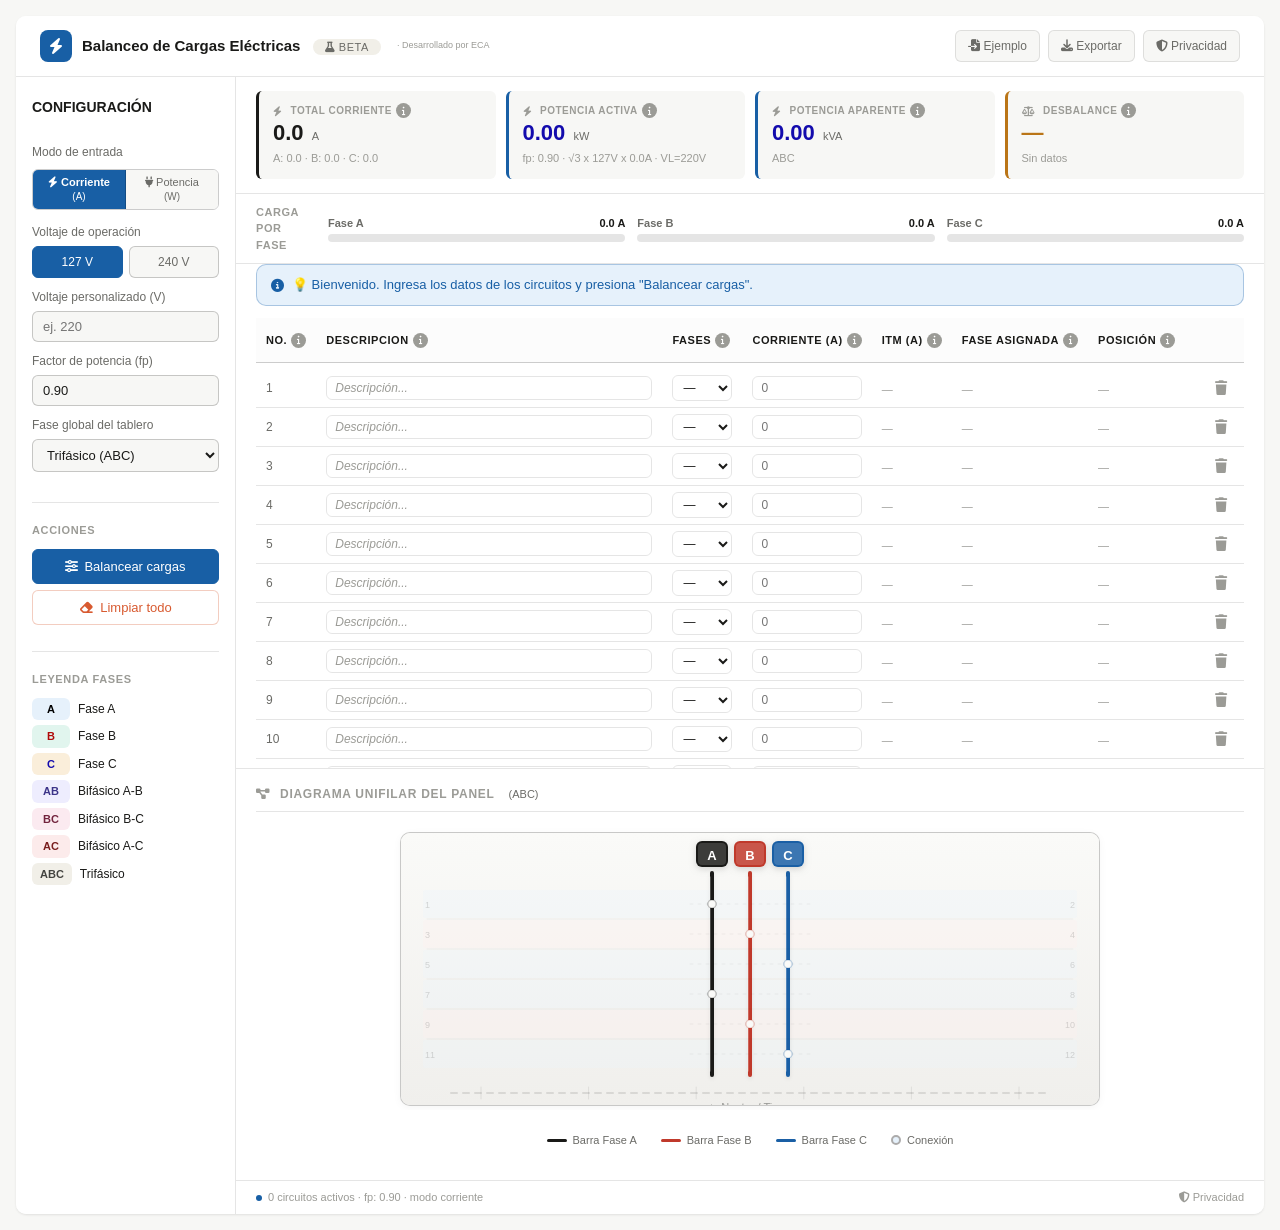
<file: index.html>
<!--
  ============================================================
  BALANCEO DE CARGAS ELÉCTRICAS - Panel ECA
  Desarrollado por ECA
  © 2026 ECA - Todos los derechos reservados
  ============================================================
-->
<!DOCTYPE html>
<html>
<head>
  <base target="_top">
  <meta charset="UTF-8">
  <meta name="viewport" content="width=device-width, initial-scale=1.0">
  <title>Balanceo de Cargas Eléctricas</title>
  <link rel="icon" href="data:,">
  <link rel="stylesheet" href="https://cdnjs.cloudflare.com/ajax/libs/font-awesome/6.5.0/css/all.min.css">
  <link rel="stylesheet" href="css/styles.css">
</head>
<body>

<div class="container">
  <!-- HEADER -->
  <div class="header">
    <div class="header-icon"><i class="fas fa-bolt"></i></div>
     <h1>
    Balanceo de Cargas Eléctricas
    <span style="font-size:11px;background:#f1efe8;color:#6b6b67;padding:2px 12px;border-radius:99px;font-weight:500;letter-spacing:0.05em;margin-left:8px;">
      <i class="fas fa-flask"></i> BETA
    </span>
  </h1>
  <span style="font-size:9px;color:var(--text-hint);margin-left:6px;">
        · Desarrollado por ECA
      </span>
    <div class="header-actions">
  <button class="btn-header" onclick="cargarEjemplo()">
    <i class="fas fa-file-import"></i> Ejemplo
  </button>
  <button class="btn-header" onclick="exportarDatos()">
    <i class="fas fa-download"></i> Exportar
  </button>
  <a href="privacy.html" target="_blank" class="btn-header" style="text-decoration:none;">
    <i class="fas fa-shield-alt"></i> Privacidad
  </a>
</div>
  </div>

  <div class="layout">
    <!-- SIDEBAR -->
    <aside class="sidebar">
      <div class="sidebar-section">
        <h4>CONFIGURACIÓN</h4>
        
        <div class="field">
          <span class="modo-label">Modo de entrada</span>
          <div class="modo-grupo">
            <button class="modo-btn active" id="btn-modo-corriente" onclick="setModoEntrada('corriente')">
              <i class="fas fa-bolt" style="margin-right:3px;"></i>Corriente<br><span style="font-size:10px;font-weight:400;">(A)</span>
            </button>
            <button class="modo-btn" id="btn-modo-potencia" onclick="setModoEntrada('potencia')">
              <i class="fas fa-plug" style="margin-right:3px;"></i>Potencia<br><span style="font-size:10px;font-weight:400;">(W)</span>
            </button>
          </div>
        </div>

        <div class="field">
          <label>Voltaje de operación</label>
          <div class="radio-group">
            <div class="radio-btn active" data-v="127" onclick="setVoltaje(127,this)">127 V</div>
            <div class="radio-btn" data-v="240" onclick="setVoltaje(240,this)">240 V</div>
          </div>
        </div>

        <div class="field">
          <label>Voltaje personalizado (V)</label>
          <input type="number" id="voltaje-custom" placeholder="ej. 220" min="1" oninput="actualizarMetrics()">
        </div>

        <div class="field">
          <label>Factor de potencia (fp)</label>
          <input type="number" id="fp" value="0.90" min="0.01" max="1" step="0.01" oninput="actualizarMetrics()">
        </div>

        <div class="field">
          <label>Fase global del tablero</label>
          <select id="fase-global" onchange="onFaseGlobalChange()">
            <option value="ABC">Trifásico (ABC)</option>
            <option value="AB">Bifásico A-B</option>
            <option value="BC">Bifásico B-C</option>
            <option value="AC">Bifásico A-C</option>
            <option value="A">Monofásico A</option>
            <option value="B">Monofásico B</option>
            <option value="C">Monofásico C</option>
          </select>
        </div>
      </div>

      <div class="divider"></div>

      <div class="sidebar-section">
        <h3>Acciones</h3>
        <button class="btn btn-primary" onclick="balancear()">
          <i class="fas fa-sliders-h"></i> Balancear cargas
        </button>
        <button class="btn btn-danger" onclick="limpiarTodo()">
          <i class="fas fa-eraser"></i> Limpiar todo
        </button>
      </div>

      <div class="divider"></div>

      <div class="sidebar-section">
        <h3>Leyenda fases</h3>
        <div style="display:flex;flex-direction:column;gap:5px;margin-top:4px;">
          <div style="display:flex;align-items:center;gap:8px;font-size:12px;">
            <span class="fase-badge fase-A">A</span> Fase A
          </div>
          <div style="display:flex;align-items:center;gap:8px;font-size:12px;">
            <span class="fase-badge fase-B">B</span> Fase B
          </div>
          <div style="display:flex;align-items:center;gap:8px;font-size:12px;">
            <span class="fase-badge fase-C">C</span> Fase C
          </div>
          <div style="display:flex;align-items:center;gap:8px;font-size:12px;">
            <span class="fase-badge fase-AB">AB</span> Bifásico A-B
          </div>
          <div style="display:flex;align-items:center;gap:8px;font-size:12px;">
            <span class="fase-badge fase-BC">BC</span> Bifásico B-C
          </div>
          <div style="display:flex;align-items:center;gap:8px;font-size:12px;">
            <span class="fase-badge fase-AC">AC</span> Bifásico A-C
          </div>
          <div style="display:flex;align-items:center;gap:8px;font-size:12px;">
            <span class="fase-badge fase-ABC">ABC</span> Trifásico
          </div>
        </div>
      </div>
    </aside>

    <!-- MAIN -->
    <main class="main">
      <!-- SUMMARY -->
      <div class="summary-grid">
        <div class="summary-card amp">
          <span class="label">
            <i class="fas fa-bolt" style="margin-right:4px;"></i>
            <span class="tooltip-trigger">
              Total Corriente
              <span class="tooltip-icon"><i class="fas fa-info"></i></span>
              <span class="tooltip-box">Suma de corrientes de todas las fases.<br>Para sistemas trifásicos, es el promedio × 3.</span>
            </span>
          </span>
          <span class="value" id="stat-total-amp">0.0 <span class="unit">A</span></span>
          <span class="sub" id="stat-detail-amp">Suma de fases</span>
        </div>

        <div class="summary-card kw">
          <span class="label">
            <i class="fas fa-bolt" style="margin-right:4px;"></i>
            <span class="tooltip-trigger">
              Potencia Activa
              <span class="tooltip-icon"><i class="fas fa-info"></i></span>
              <span class="tooltip-box">Potencia real consumida (kW).<br>Calculada como: S × fp<br>Donde fp es el factor de potencia.</span>
            </span>
          </span>
          <span class="value" id="stat-total-kw">0.00 <span class="unit">kW</span></span>
          <span class="sub" id="stat-detail-kw">Considera fp</span>
        </div>

        <div class="summary-card kva">
          <span class="label">
            <i class="fas fa-bolt" style="margin-right:4px;"></i>
            <span class="tooltip-trigger">
              Potencia Aparente
              <span class="tooltip-icon"><i class="fas fa-info"></i></span>
              <span class="tooltip-box">Potencia aparente total (kVA).<br>Depende del tipo de sistema:<br>• Trifásico: √3 × V_L × I<br>• Bifásico: V_L × I<br>• Monofásico: V × I</span>
            </span>
          </span>
          <span class="value" id="stat-total-kva">0.00 <span class="unit">kVA</span></span>
          <span class="sub" id="stat-detail-kva">Según tipo de sistema</span>
        </div>

        <div class="summary-card desbalance" id="card-desbalance">
          <span class="label">
            <i class="fas fa-balance-scale" style="margin-right:4px;"></i>
            <span class="tooltip-trigger">
              Desbalance
              <span class="tooltip-icon"><i class="fas fa-info"></i></span>
              <span class="tooltip-box">Desbalance entre fases según NEMA.<br>• &lt; 5% → Óptimo ✅<br>• 5-10% → Moderado ⚠️<br>• &gt; 10% → Crítico 🚨</span>
            </span>
          </span>
          <span class="value" id="stat-desbalance">—</span>
          <span class="sub" id="stat-detail-desbalance">NEMA / NEC</span>
        </div>
      </div>

      <!-- PHASE BARS -->
      <div class="phase-bars">
        <span class="label">Carga por fase</span>
        <div class="phase-bar-wrap">
          <div class="phase-bar-header">
            <span class="name">Fase A</span>
            <span class="value" id="bar-lbl-A">0.0 A</span>
          </div>
          <div class="phase-bar-track">
            <div class="phase-bar-fill A animated" id="bar-A" style="width:0%"></div>
          </div>
        </div>
        <div class="phase-bar-wrap">
          <div class="phase-bar-header">
            <span class="name">Fase B</span>
            <span class="value" id="bar-lbl-B">0.0 A</span>
          </div>
          <div class="phase-bar-track">
            <div class="phase-bar-fill B animated" id="bar-B" style="width:0%"></div>
          </div>
        </div>
        <div class="phase-bar-wrap">
          <div class="phase-bar-header">
            <span class="name">Fase C</span>
            <span class="value" id="bar-lbl-C">0.0 A</span>
          </div>
          <div class="phase-bar-track">
            <div class="phase-bar-fill C animated" id="bar-C" style="width:0%"></div>
          </div>
        </div>
      </div>

      <!-- RESULT ALERT -->
      <div class="result-alert" id="result-alert">
        <i class="fas fa-info-circle"></i>
        <span id="result-msg"></span>
      </div>

      <!-- TABLE -->
      <div class="table-wrap">
        <table id="tabla">
          <thead>
            <tr>
              <th class="col-circ">
                <span class="tooltip-trigger">
                  No.
                  <span class="tooltip-icon"><i class="fas fa-info"></i></span>
                  <span class="tooltip-box">Número de circuito en el panel</span>
                </span>
              </th>
              <th class="col-desc">
                <span class="tooltip-trigger">
                  Descripcion
                  <span class="tooltip-icon"><i class="fas fa-info"></i></span>
                  <span class="tooltip-box">Identificación del circuito (ej. Alumbrado, Contactos, Aire Acondicionado o Motores). Ayuda a organizar la distribución en el panel.</span>
                </span>
              </th>
              <th class="col-tipo">
                <span class="tooltip-trigger">
                  Fases
                  <span class="tooltip-icon"><i class="fas fa-info"></i></span>
                  <span class="tooltip-box">Número de fases que utiliza el circuito:<br>• 1 → Monofásico (A, B o C)<br>• 2 → Bifásico (AB, BC o AC)<br>• 3 → Trifásico (ABC)</span>
                </span>
              </th>
              <th class="col-potencia" id="th-potencia" style="display:none;">
                <span class="tooltip-trigger">
                  Potencia (W)
                  <span class="tooltip-icon"><i class="fas fa-info"></i></span>
                  <span class="tooltip-box">Potencia del circuito en watts.<br>Se convierte a corriente internamente<br>usando voltaje y fp configurados.</span>
                </span>
              </th>
              <th class="col-carga" id="th-carga">
                <span class="tooltip-trigger">
                  Corriente (A)
                  <span class="tooltip-icon"><i class="fas fa-info"></i></span>
                  <span class="tooltip-box">Corriente nominal del circuito en amperios.<br>Determina el ITM recomendado.</span>
                </span>
              </th>
              <th class="col-itm">
                <span class="tooltip-trigger">
                  ITM (A)
                  <span class="tooltip-icon"><i class="fas fa-info"></i></span>
                  <span class="tooltip-box">Interruptor Termomagnético recomendado.<br>Valor comercial inmediato superior.</span>
                </span>
              </th>
              <th class="col-asignada">
                <span class="tooltip-trigger">
                  Fase Asignada
                  <span class="tooltip-icon"><i class="fas fa-info"></i></span>
                  <span class="tooltip-box">Fase(s) asignada(s) por el algoritmo:<br>• A, B, C → Monofásico<br>• AB, BC, AC → Bifásico<br>• ABC → Trifásico</span>
                </span>
              </th>
              <th class="col-posicion">
                <span class="tooltip-trigger">
                  Posición
                  <span class="tooltip-icon"><i class="fas fa-info"></i></span>
                  <span class="tooltip-box">Posición física en el panel.<br>Números indican los slots ocupados.</span>
                </span>
              </th>
              <th class="col-accion"></th>
            </tr>
          </thead>
          <tbody id="tbody"></tbody>
        </table>
      </div>

      <!-- PANEL UNIFILAR -->
      <div class="panel-section" id="panel-section">
        <div class="panel-section-header">
          <i class="fas fa-project-diagram" style="color:var(--text-hint);font-size:12px;"></i>
          <h3>Diagrama Unifilar del Panel</h3>
          <span id="panel-config-label" style="font-size:11px;color:var(--text-muted);margin-left:4px;"></span>
        </div>
        <div class="panel-visual-wrap">
          <div class="panel-unifilar">
            <canvas id="panel-canvas" width="860" height="400"></canvas>
          </div>
        </div>
        <div class="panel-legend">
          <div class="panel-legend-item">
            <div class="panel-legend-line" style="background:#1a1a18;"></div> Barra Fase A
          </div>
          <div class="panel-legend-item">
            <div class="panel-legend-line" style="background:#c0392b;"></div> Barra Fase B
          </div>
          <div class="panel-legend-item">
            <div class="panel-legend-line" style="background:#1a5fa5;"></div> Barra Fase C
          </div>
          <div class="panel-legend-item">
            <div class="panel-legend-dot" style="background:#e6f1fb;border:2px solid #acabab;"></div> Conexión
          </div>
        </div>
      </div>

      <!-- STATUS BAR -->
      <div class="status-bar">
        <div class="status-dot" id="status-dot"></div>
        <span id="status-msg">Listo · Cargando...</span>
        <span style="margin-left:auto;font-size:11px;">
    <a href="privacy.html" target="_blank" style="color:var(--text-hint);text-decoration:none;">
      <i class="fas fa-shield-alt"></i> Privacidad
    </a>
  </span>
      </div>
    </main>
  </div>
</div>

<!-- ============================================ -->
<!-- SCRIPTS                                      -->
<!-- ============================================ -->

<!-- API URL Configuration -->
<script>
  // Configuración de la URL del backend
  const API_URL = 'https://backend-ce.onrender.com'; // Cambiar por tu URL real
</script>
  

<script src="js/config.js"></script>
<script src="js/utils.js"></script>
<script src="js/table.js"></script>   
<script src="js/metrics.js"></script>   
<script src="js/panel.js"></script>     
<script src="js/app.js"></script>   


</body>
</html>
</file>
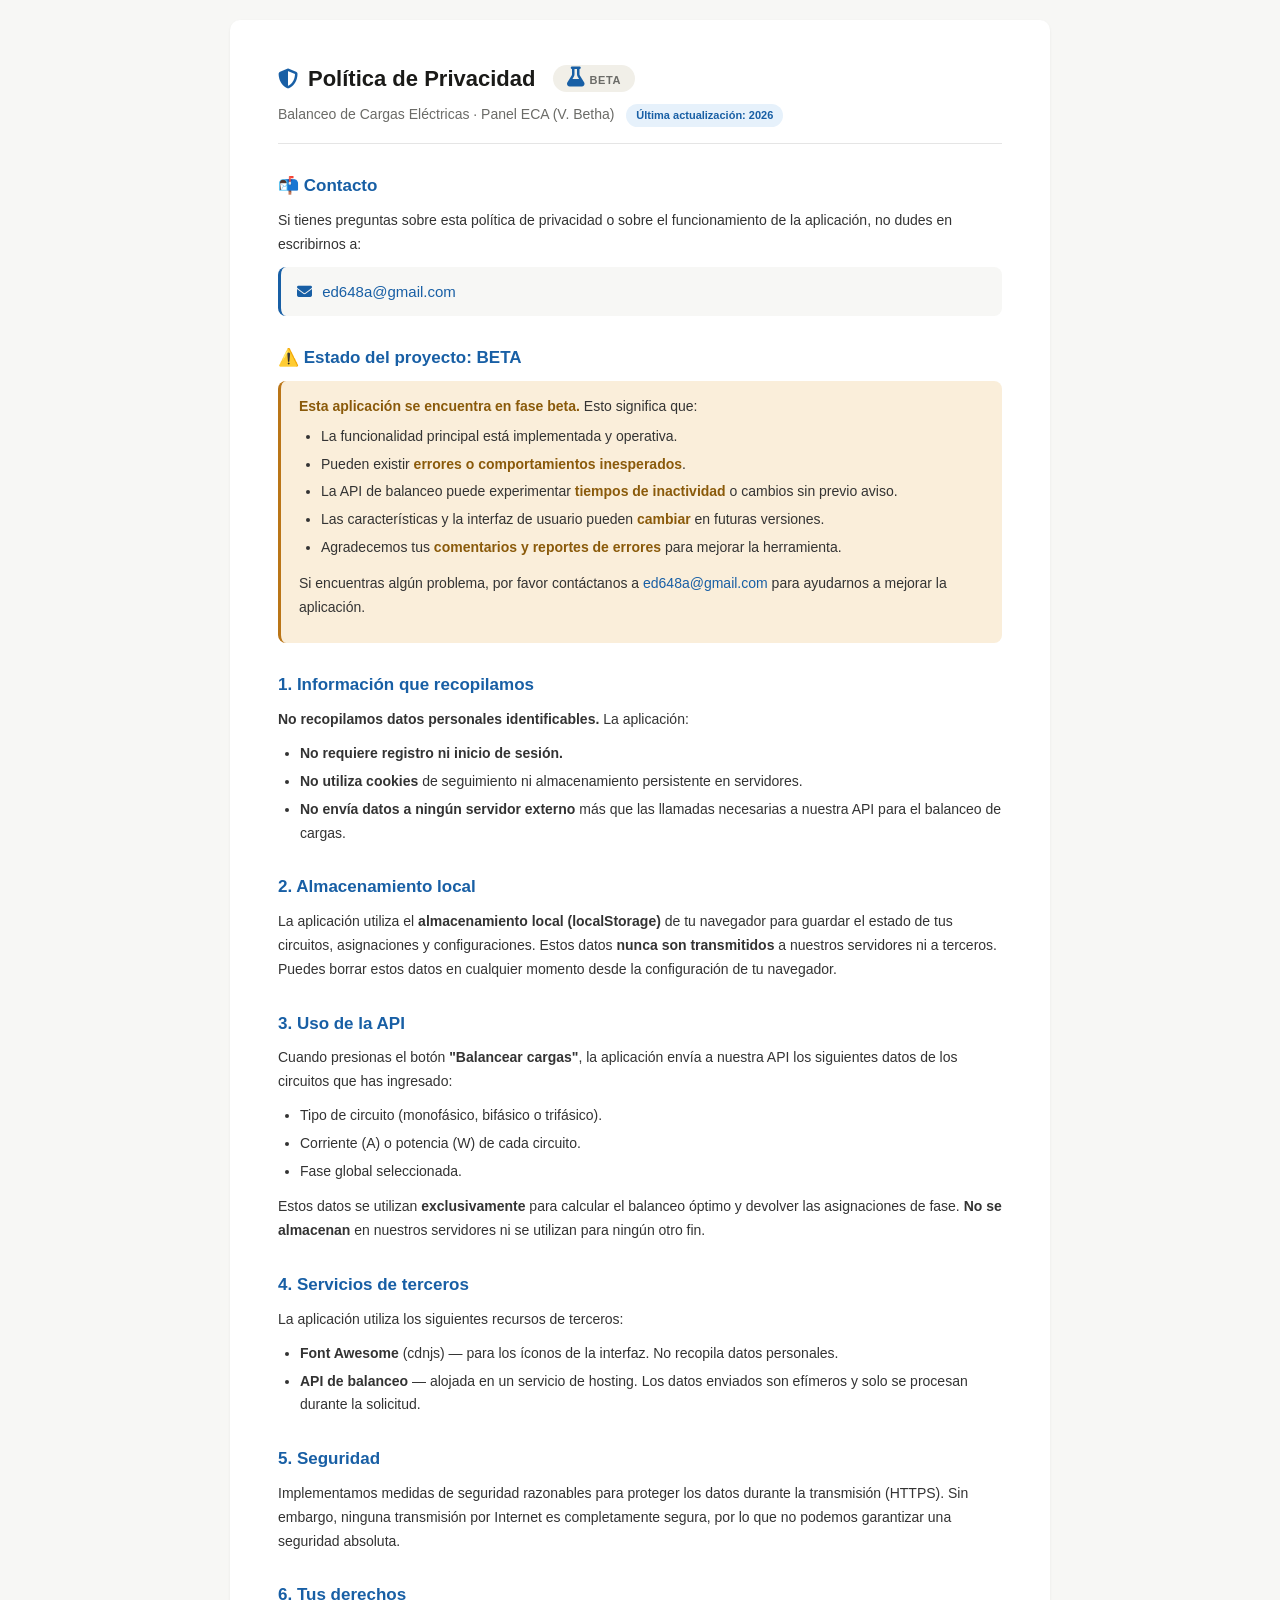
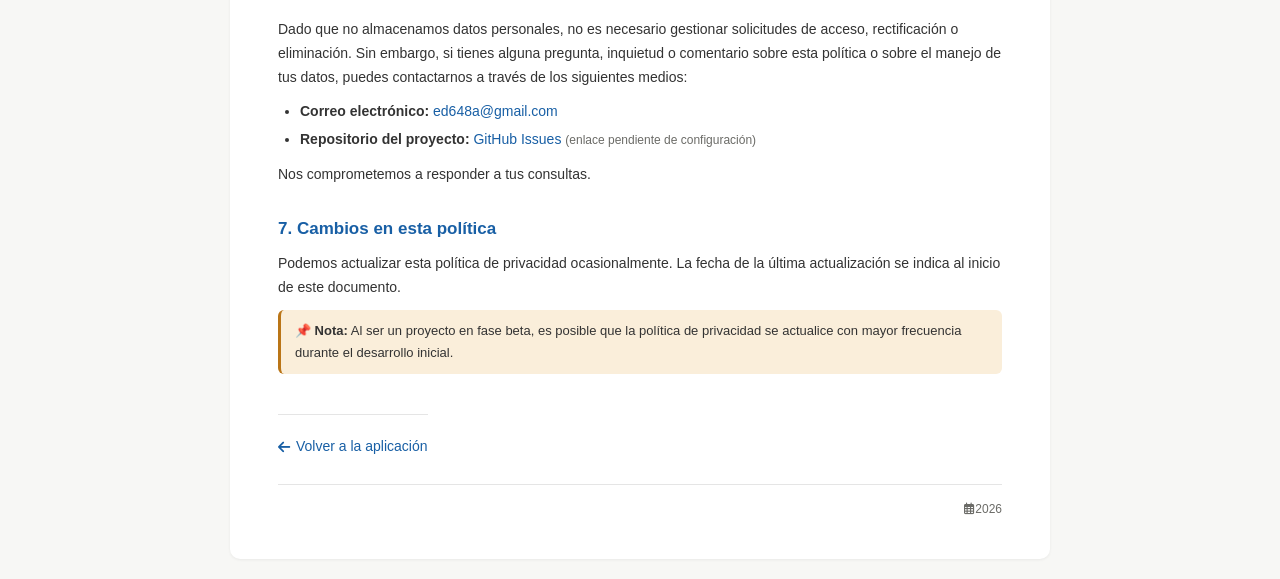
<file: privacy.html>
<!--
  ============================================================
  POLÍTICA DE PRIVACIDAD - Balanceo de Cargas Eléctricas
  Panel ECA
  Desarrollado por ECA
  © 2026 ECA - Todos los derechos reservados
  ============================================================
-->
<!DOCTYPE html>
<html lang="es">
<head>
  <meta charset="UTF-8" />
  <meta name="viewport" content="width=device-width, initial-scale=1.0" />
  <title>Política de Privacidad - Balanceo de Cargas Eléctricas</title>
  <link rel="stylesheet" href="https://cdnjs.cloudflare.com/ajax/libs/font-awesome/6.5.0/css/all.min.css" />
  <style>
    :root {
      --bg: #f7f7f5;
      --surface: #ffffff;
      --border: rgba(0,0,0,0.1);
      --text: #1a1a18;
      --text-muted: #6b6b67;
      --accent: #185fa5;
      --radius: 10px;
      --shadow: 0 1px 3px rgba(0,0,0,0.06);
    }
    * { box-sizing: border-box; margin: 0; padding: 0; }
    body {
      font-family: -apple-system, BlinkMacSystemFont, 'Segoe UI', sans-serif;
      background: var(--bg);
      color: var(--text);
      line-height: 1.7;
      padding: 20px;
    }
    .container {
      max-width: 820px;
      margin: 0 auto;
      background: var(--surface);
      border-radius: var(--radius);
      box-shadow: var(--shadow);
      padding: 40px 48px;
    }
    h1 {
      font-size: 22px;
      font-weight: 700;
      margin-bottom: 6px;
      display: flex;
      align-items: center;
      gap: 10px;
    }
    h1 i {
      color: var(--accent);
      font-size: 20px;
    }
    .sub {
      color: var(--text-muted);
      font-size: 14px;
      margin-bottom: 28px;
      border-bottom: 0.5px solid var(--border);
      padding-bottom: 16px;
    }
    .beta-badge {
      display: inline-block;
      background: #f1efe8;
      color: #6b6b67;
      padding: 2px 14px;
      border-radius: 99px;
      font-size: 11px;
      font-weight: 600;
      letter-spacing: 0.05em;
      margin-left: 8px;
    }
    h2 {
      font-size: 17px;
      font-weight: 600;
      margin-top: 28px;
      margin-bottom: 8px;
      color: var(--accent);
    }
    p, li {
      font-size: 14px;
      color: #333;
      margin-bottom: 10px;
    }
    ul {
      padding-left: 22px;
      margin-bottom: 12px;
    }
    ul li { margin-bottom: 4px; }
    .badge {
      display: inline-block;
      background: #e6f1fb;
      color: var(--accent);
      font-size: 11px;
      font-weight: 600;
      padding: 2px 10px;
      border-radius: 99px;
      margin-left: 8px;
    }
    .contact-box {
      background: #f7f7f5;
      padding: 12px 16px;
      border-radius: 8px;
      font-size: 15px;
      font-weight: 500;
      border-left: 3px solid var(--accent);
      margin: 8px 0 12px;
    }
    .contact-box a {
      color: var(--accent);
      text-decoration: none;
    }
    .contact-box a:hover {
      text-decoration: underline;
    }
    .beta-box {
      background: #faeeda;
      padding: 14px 18px;
      border-radius: 8px;
      border-left: 3px solid #ba7517;
      margin: 8px 0 12px;
    }
    .beta-box strong {
      color: #8a5a0a;
    }
    .back-link {
      display: inline-flex;
      align-items: center;
      gap: 6px;
      margin-top: 30px;
      color: var(--accent);
      text-decoration: none;
      font-weight: 500;
      font-size: 14px;
      border-top: 0.5px solid var(--border);
      padding-top: 20px;
    }
    .back-link:hover { text-decoration: underline; }
    .last-updated {
      font-size: 12px;
      color: var(--text-muted);
      margin-top: 24px;
      text-align: right;
      border-top: 0.5px solid var(--border);
      padding-top: 14px;
    }
    @media (max-width: 600px) {
      .container { padding: 24px 20px; }
      h1 { font-size: 19px; }
    }
  </style>
</head>
<body>
  <div class="container">
    <h1>
      <i class="fas fa-shield-alt"></i>
      Política de Privacidad
      <span class="beta-badge"><i class="fas fa-flask"></i> BETA</span>
    </h1>
    <div class="sub">
      Balanceo de Cargas Eléctricas · Panel ECA (V. Betha)
      <span class="badge">Última actualización: 2026</span>
    </div>

    <!-- ===== CONTACTO DESTACADO ===== -->
    <h2>📬 Contacto</h2>
    <p>
      Si tienes preguntas sobre esta política de privacidad o sobre el funcionamiento
      de la aplicación, no dudes en escribirnos a:
    </p>
    <div class="contact-box">
      <i class="fas fa-envelope" style="color:var(--accent);margin-right:6px;"></i>
      <a href="mailto:ed648a@gmail.com">ed648a@gmail.com</a>
      <span style="font-weight:400;color:var(--text-muted);font-size:13px;margin-left:6px;"></span>
    </div>

    <!-- ===== AVISO BETA ===== -->
    <h2>⚠️ Estado del proyecto: BETA</h2>
    <div class="beta-box">
      <p style="margin-bottom:6px;">
        <strong>Esta aplicación se encuentra en fase beta.</strong> Esto significa que:
      </p>
      <ul>
        <li>La funcionalidad principal está implementada y operativa.</li>
        <li>Pueden existir <strong>errores o comportamientos inesperados</strong>.</li>
        <li>La API de balanceo puede experimentar <strong>tiempos de inactividad</strong> o cambios sin previo aviso.</li>
        <li>Las características y la interfaz de usuario pueden <strong>cambiar</strong> en futuras versiones.</li>
        <li>Agradecemos tus <strong>comentarios y reportes de errores</strong> para mejorar la herramienta.</li>
      </ul>
      <p style="margin-top:6px;">
        Si encuentras algún problema, por favor contáctanos a
        <a href="mailto:ed648a@gmail.com" style="color:var(--accent);text-decoration:none;font-weight:500;">
          ed648a@gmail.com
        </a>
        para ayudarnos a mejorar la aplicación.
      </p>
    </div>

    <h2>1. Información que recopilamos</h2>
    <p><strong>No recopilamos datos personales identificables.</strong> La aplicación:</p>
    <ul>
      <li><strong>No requiere registro ni inicio de sesión.</strong></li>
      <li><strong>No utiliza cookies</strong> de seguimiento ni almacenamiento persistente en servidores.</li>
      <li><strong>No envía datos a ningún servidor externo</strong> más que las llamadas necesarias a nuestra API para el balanceo de cargas.</li>
    </ul>

    <h2>2. Almacenamiento local</h2>
    <p>
      La aplicación utiliza el <strong>almacenamiento local (localStorage)</strong> de tu navegador
      para guardar el estado de tus circuitos, asignaciones y configuraciones.
      Estos datos <strong>nunca son transmitidos</strong> a nuestros servidores ni a terceros.
      Puedes borrar estos datos en cualquier momento desde la configuración de tu navegador.
    </p>

    <h2>3. Uso de la API</h2>
    <p>
      Cuando presionas el botón <strong>"Balancear cargas"</strong>, la aplicación envía
      a nuestra API los siguientes datos de los circuitos que has ingresado:
    </p>
    <ul>
      <li>Tipo de circuito (monofásico, bifásico o trifásico).</li>
      <li>Corriente (A) o potencia (W) de cada circuito.</li>
      <li>Fase global seleccionada.</li>
    </ul>
    <p>
      Estos datos se utilizan <strong>exclusivamente</strong> para calcular el balanceo óptimo
      y devolver las asignaciones de fase. <strong>No se almacenan</strong> en nuestros servidores
      ni se utilizan para ningún otro fin.
    </p>

    <h2>4. Servicios de terceros</h2>
    <p>
      La aplicación utiliza los siguientes recursos de terceros:
    </p>
    <ul>
      <li>
        <strong>Font Awesome</strong> (cdnjs) — para los íconos de la interfaz.
        No recopila datos personales.
      </li>
      <li>
        <strong>API de balanceo</strong> — alojada en un servicio de hosting.
        Los datos enviados son efímeros y solo se procesan durante la solicitud.
      </li>
    </ul>

    <h2>5. Seguridad</h2>
    <p>
      Implementamos medidas de seguridad razonables para proteger los datos durante
      la transmisión (HTTPS). Sin embargo, ninguna transmisión por Internet es
      completamente segura, por lo que no podemos garantizar una seguridad absoluta.
    </p>

    <h2>6. Tus derechos</h2>
    <p>
      Dado que no almacenamos datos personales, no es necesario gestionar solicitudes
      de acceso, rectificación o eliminación. Sin embargo, si tienes alguna pregunta,
      inquietud o comentario sobre esta política o sobre el manejo de tus datos,
      puedes contactarnos a través de los siguientes medios:
    </p>
    <ul>
      <li>
        <strong>Correo electrónico:</strong>
        <a href="mailto:ed648a@gmail.com" style="color:var(--accent);text-decoration:none;font-weight:500;">
          ed648a@gmail.com
        </a>
      </li>
      <li>
        <strong>Repositorio del proyecto:</strong>
        <a href="#" style="color:var(--accent);text-decoration:none;font-weight:500;">
          GitHub Issues
        </a>
        <span style="color:var(--text-muted);font-size:12px;">(enlace pendiente de configuración)</span>
      </li>
    </ul>
    <p>
      Nos comprometemos a responder a tus consultas<strong></strong>.
    </p>

    <h2>7. Cambios en esta política</h2>
    <p>
      Podemos actualizar esta política de privacidad ocasionalmente. La fecha de
      la última actualización se indica al inicio de este documento.
    </p>
    <p style="background:#faeeda;padding:10px 14px;border-radius:6px;border-left:3px solid #ba7517;font-size:13px;">
      <strong>📌 Nota:</strong> Al ser un proyecto en fase beta, es posible que
      la política de privacidad se actualice con mayor frecuencia durante el
      desarrollo inicial.
    </p>

    <a href="index.html" class="back-link">
      <i class="fas fa-arrow-left"></i> Volver a la aplicación
    </a>

    <div class="last-updated">
      <i class="far fa-calendar-alt"></i>2026
    </div>
  </div>
</body>
</html>
</file>
<file: css/styles.css>
/* ============================================================
   BALANCEO DE CARGAS ELÉCTRICAS - Panel ECA
   Estilos de la aplicación
   Desarrollado por ECA
   © 2026 ECA - Todos los derechos reservados
   ============================================================ */
:root {
  --bg: #f7f7f5;
  --surface: #ffffff;
  --border: rgba(0,0,0,0.1);
  --border-strong: rgba(0,0,0,0.2);
  --text: #1a1a18;
  --text-muted: #6b6b67;
  --text-hint: #9b9b96;
  --thed-t:#fcfcfc;
  --accent: #185fa5;
  --accent-bg: #e1f5ee;
  --accent-text: #081e50;
  --optimum: #0db548;
  --text-op: #0a9039;
  --danger: #d85a30;
  --danger-bg: #faece7;
  --info: #185fa5;
  --info-bg: #e6f1fb;
  --warn: #ba7517;
  --warn-bg: #faeeda;
  --radius: 10px;
  --radius-sm: 6px;
  --shadow: 0 1px 3px rgba(0,0,0,0.06), 0 1px 2px rgba(0,0,0,0.04);
  --fA: #e6f1fb;
  --fA-text: #000000;
  --fB: #e1f5ee;
  --fB-text: #b00a0a;
  --fC: #faeeda;
  --fC-text: #130bad;
}

* { box-sizing: border-box; margin: 0; padding: 0; }

body {
  font-family: -apple-system, BlinkMacSystemFont, 'Segoe UI', sans-serif;
  background: var(--bg);
  color: var(--text);
  font-size: 14px;
  line-height: 1.5;
  padding: 16px;
}

.container {
  max-width: 1440px;
  margin: 0 auto;
  background: var(--surface);
  border-radius: var(--radius);
  box-shadow: var(--shadow);
  overflow: hidden;
}

/* ===== HEADER ===== */
.header {
  background: var(--surface);
  border-bottom: 0.5px solid var(--border);
  padding: 14px 24px;
  display: flex;
  align-items: center;
  gap: 10px;
  flex-wrap: wrap;
}
.header-icon {
  width: 32px; height: 32px;
  background: var(--accent);
  border-radius: 8px;
  display: flex; align-items: center; justify-content: center;
  color: white; font-size: 16px;
}
.header h1 { font-size: 15px; font-weight: 600; }
.header-sub { font-size: 12px; color: var(--text-muted); }
.header-actions {
  margin-left: auto;
  display: flex;
  gap: 8px;
}

.btn-header {
  padding: 6px 12px;
  border: 0.5px solid var(--border);
  border-radius: var(--radius-sm);
  background: var(--bg);
  cursor: pointer;
  font-size: 12px;
  color: var(--text-muted);
  transition: all .15s;
}
.btn-header:hover {
  background: var(--surface);
  border-color: var(--border-strong);
}

/* ===== LAYOUT ===== */
.layout { display: flex; gap: 0; min-height: calc(100vh - 60px); }

/* ===== SIDEBAR ===== */
.sidebar {
  width: 220px;
  min-width: 220px;
  background: var(--surface);
  border-right: 0.5px solid var(--border);
  padding: 20px 16px;
  display: flex;
  flex-direction: column;
  gap: 20px;
}
.sidebar-section h3 {
  font-size: 11px;
  font-weight: 600;
  text-transform: uppercase;
  letter-spacing: 0.06em;
  color: var(--text-hint);
  margin-bottom: 10px;
}
.field { display: flex; flex-direction: column; gap: 5px; margin-bottom: 10px; }
.field label { font-size: 12px; color: var(--text-muted); font-weight: 500; }
.field select, .field input {
  padding: 7px 10px;
  border: 0.5px solid var(--border-strong);
  border-radius: var(--radius-sm);
  background: var(--bg);
  color: var(--text);
  font-size: 13px;
  outline: none;
  transition: border-color .15s;
  width: 100%;
}
.field select:focus, .field input:focus {
  border-color: var(--accent);
  background: var(--surface);
}

.radio-group { display: flex; gap: 6px; flex-wrap: wrap; }
.radio-btn {
  flex: 1;
  min-width: 40px;
  padding: 6px 8px;
  border: 0.5px solid var(--border-strong);
  border-radius: var(--radius-sm);
  background: var(--bg);
  cursor: pointer;
  font-size: 12px;
  text-align: center;
  transition: all .15s;
  color: var(--text-muted);
}
.radio-btn.active {
  background: var(--accent);
  border-color: var(--accent);
  color: white;
  font-weight: 500;
}
.radio-btn:hover:not(.active) {
  background: var(--surface);
}

.divider { height: 0.5px; background: var(--border); }

.btn {
  display: flex; align-items: center; justify-content: center;
  gap: 6px;
  padding: 9px 14px;
  border-radius: var(--radius-sm);
  border: 0.5px solid var(--border-strong);
  background: var(--surface);
  color: var(--text);
  font-size: 13px;
  font-weight: 500;
  cursor: pointer;
  transition: all .15s;
  width: 100%;
  margin-bottom: 6px;
}
.btn:hover { background: var(--bg); }
.btn:active { transform: scale(0.98); }
.btn-primary {
  background: var(--accent);
  border-color: var(--accent);
  color: white;
}
.btn-primary:hover { background: #0f386e; border-color: #0f386e; }
.btn-danger { color: var(--danger); border-color: rgba(216,90,48,0.3); }
.btn-danger:hover { background: var(--danger-bg); }

/* ===== MAIN ===== */
.main { flex: 1; display: flex; flex-direction: column; overflow: hidden; }

/* ===== SUMMARY GRID ===== */
.summary-grid {
  display: grid;
  grid-template-columns: repeat(4, 1fr);
  gap: 10px;
  padding: 14px 20px;
  background: var(--surface);
  border-bottom: 0.5px solid var(--border);
}

.summary-card {
  background: var(--bg);
  border-radius: var(--radius-sm);
  padding: 12px 14px;
  display: flex;
  flex-direction: column;
  gap: 2px;
  transition: all .2s;
  border-left: 3px solid transparent;
}
.summary-card:hover {
  background: var(--surface);
  box-shadow: var(--shadow);
}
.summary-card .label {
  font-size: 10px;
  color: var(--text-hint);
  font-weight: 600;
  text-transform: uppercase;
  letter-spacing: 0.05em;
  display: flex;
  align-items: center;
  gap: 4px;
}
.summary-card .value {
  font-size: 22px;
  font-weight: 700;
  line-height: 1.2;
  color: var(--text);
}
.summary-card .unit {
  font-size: 11px;
  color: var(--text-muted);
  font-weight: 400;
  margin-left: 2px;
}
.summary-card .sub {
  font-size: 11px;
  color: var(--text-hint);
  margin-top: 2px;
}

.summary-card.amp { border-left-color: var(--text); }
.summary-card.amp .value { color: var(--text); }
.summary-card.kw { border-left-color: var(--accent); }
.summary-card.kw .value { color: var(--fC-text); }
.summary-card.kva { border-left-color: var(--accent); }
.summary-card.kva .value { color: var(--fC-text); }
.summary-card.desbalance { border-left-color: var(--warn); }
.summary-card.desbalance .value { color: var(--warn); }
.summary-card.desbalance.danger { border-left-color: var(--danger); }
.summary-card.desbalance.danger .value { color: var(--danger); }
.summary-card.desbalance.success { border-left-color: var(--optimum); }
.summary-card.desbalance.success .value { color: var(--text-op); }

/* ===== PHASE BARS ===== */
.phase-bars {
  background: var(--surface);
  border-bottom: 0.5px solid var(--border);
  padding: 10px 20px;
  display: grid;
  grid-template-columns: 60px 1fr 1fr 1fr;
  gap: 12px;
  align-items: center;
}
.phase-bars .label {
  font-size: 11px;
  font-weight: 600;
  color: var(--text-hint);
  text-transform: uppercase;
  letter-spacing: 0.05em;
}
.phase-bar-wrap {
  display: flex;
  flex-direction: column;
  gap: 3px;
}
.phase-bar-header {
  display: flex;
  justify-content: space-between;
  font-size: 11px;
  font-weight: 600;
}
.phase-bar-header .name { color: var(--text-muted); }
.phase-bar-header .value { color: var(--text); }
.phase-bar-track {
  height: 8px;
  background: var(--border);
  border-radius: 99px;
  overflow: hidden;
  position: relative;
}
.phase-bar-fill {
  height: 100%;
  border-radius: 99px;
  transition: width .6s cubic-bezier(0.22, 1, 0.36, 1);
  position: relative;
}
.phase-bar-fill.A { background: var(--fA-text); }
.phase-bar-fill.B { background: var(--fB-text); }
.phase-bar-fill.C { background: var(--fC-text); }
.phase-bar-fill::after {
  content: '';
  position: absolute;
  top: 0; left: 0; right: 0; bottom: 0;
  background: linear-gradient(90deg, transparent 0%, rgba(255,255,255,0.2) 50%, transparent 100%);
  animation: shimmer 2s infinite;
}
.phase-bar-fill:not(.animated)::after { animation: none; }

@keyframes shimmer {
  0% { transform: translateX(-100%); }
  100% { transform: translateX(100%); }
}

/* ===== TABLE ===== */
.table-wrap {
  flex: 1;
  overflow: auto;
  padding: 0 20px;
  max-height: 450px;
}
table {
  width: 100%;
  border-collapse: collapse;
  font-size: 13px;
}
thead th {
  background: var(--thed-t);
  border-bottom: 0.5px solid var(--border-strong);
  padding: 14px 10px;
  text-align: left;
  font-size: 11px;
  font-weight: 600;
  color: var(--text);
  text-transform: uppercase;
  letter-spacing: 0.05em;
  position: sticky;
  top: 0;
  z-index: 10;
  white-space: nowrap;
}
tbody tr {
  border-bottom: 0.5px solid var(--border);
  transition: background .1s;
}
tbody tr:hover { background: rgba(0,0,0,0.02); }
tbody td { padding: 6px 10px; vertical-align: middle; }

/* Espaciado extra opcional para la primera y última fila del cuerpo */
tbody tr:first-child td {
  padding-top: 12px;
}
tbody tr:last-child {
  border-bottom: none;
}
tbody tr:last-child td {
  padding-bottom: 16px;
}

td.col-no { color: var(--text-muted); font-size: 12px; font-weight: 500; width: 50px; }
td select {
  border: 0.5px solid var(--border);
  border-radius: var(--radius-sm);
  background: transparent;
  color: var(--text);
  font-size: 12px;
  padding: 4px 6px;
  outline: none;
  cursor: pointer;
  width: 100%;
}
td select:focus { border-color: var(--accent); background: var(--surface); }
td input[type="number"] {
  border: 0.5px solid var(--border);
  border-radius: var(--radius-sm);
  background: transparent;
  color: var(--text);
  font-size: 12px;
  padding: 4px 8px;
  outline: none;
  width: 100%;
}
td input:focus { border-color: var(--accent); background: var(--surface); }

td .itm-display {
  font-weight: 600;
  color: var(--accent-text);
  background: var(--accent-bg);
  padding: 2px 10px;
  border-radius: var(--radius-sm);
  display: inline-block;
  font-size: 12px;
  min-width: 40px;
  text-align: center;
}
td .itm-empty {
  color: var(--text-hint);
  font-size: 11px;
}

/* ===== FASE BADGES ===== */
.fase-badge {
  display: inline-flex;
  align-items: center;
  justify-content: center;
  padding: 3px 8px;
  border-radius: var(--radius-sm);
  font-size: 11px;
  font-weight: 600;
  min-width: 38px;
}
.fase-A { background: var(--fA); color: var(--fA-text); }
.fase-B { background: var(--fB); color: var(--fB-text); }
.fase-C { background: var(--fC); color: var(--fC-text); }
.fase-AB { background: #eeedfe; color: #3c3489; }
.fase-BC { background: #fbeaf0; color: #72243e; }
.fase-AC { background: #fcebeb; color: #791f1f; }
.fase-ABC { background: #f1efe8; color: #444441; }
.fase-empty { color: var(--text-hint); font-size: 11px; }

.posicion-badge {
  display: inline-flex;
  align-items: center;
  gap: 4px;
  padding: 2px 8px;
  border-radius: var(--radius-sm);
  font-size: 11px;
  font-weight: 600;
  background: #f1efe8;
  color: #444441;
}
.posicion-empty { color: var(--text-hint); font-size: 11px; }

.btn-row {
  width: 26px; height: 26px;
  border: none;
  background: transparent;
  color: var(--text-hint);
  cursor: pointer;
  border-radius: var(--radius-sm);
  display: inline-flex; align-items: center; justify-content: center;
  font-size: 14px;
  transition: all .15s;
  padding: 0;
}
.btn-row:hover { background: var(--danger-bg); color: var(--danger); }

.col-circ { width: 55px; }
.col-tipo { width: 80px; }
.col-carga { width: 90px; }
.col-itm { width: 70px; }
.col-asignada { width: 85px; }
.col-posicion { width: 110px; }
.col-accion { width: 40px; text-align: center; }

/* ===== RESULT ALERT ===== */
.result-alert {
  margin: 0 20px 12px 20px;
  padding: 10px 14px;
  border-radius: var(--radius);
  font-size: 13px;
  display: none;
  align-items: center;
  gap: 8px;
}
.result-alert.show { display: flex; }
.result-alert.success { background: var(--accent-bg); color: var(--accent-text); border: 0.5px solid rgba(29,158,117,0.3); }
.result-alert.error { background: var(--danger-bg); color: var(--danger); border: 0.5px solid rgba(216,90,48,0.3); }
.result-alert.info { background: var(--info-bg); color: var(--info); border: 0.5px solid rgba(24,95,165,0.3); }

/* ===== STATUS BAR ===== */
.status-bar {
  background: var(--surface);
  border-top: 0.5px solid var(--border);
  padding: 8px 20px;
  font-size: 11px;
  color: var(--text-hint);
  display: flex;
  align-items: center;
  gap: 6px;
}
.status-dot {
  width: 6px; height: 6px;
  border-radius: 50%;
  background: var(--accent);
  transition: background .3s;
}
.status-dot.loading {
  background: var(--warn);
  animation: pulse 0.8s infinite;
}

@keyframes pulse {
  0%, 100% { opacity: 1; }
  50% { opacity: 0.3; }
}

/* ===== PANEL UNIFILAR - VERSIÓN MEJORADA ===== */
.panel-section {
  padding: 16px 20px 24px;
  border-top: 0.5px solid var(--border);
  background: var(--surface);
}
.panel-section-header {
  display: flex;
  align-items: center;
  gap: 10px;
  margin-bottom: 16px;
  padding-bottom: 8px;
  border-bottom: 0.5px solid var(--border);
}
.panel-section-header h3 {
  font-size: 12px;
  font-weight: 600;
  text-transform: uppercase;
  letter-spacing: 0.06em;
  color: var(--text-hint);
}
.panel-section-header .badge-info {
  font-size: 10px;
  color: var(--text-muted);
  background: var(--bg);
  padding: 2px 10px;
  border-radius: 99px;
  margin-left: auto;
}
.panel-visual-wrap {
  display: flex;
  justify-content: center;
  overflow-x: auto;
  padding: 4px 0;
}
.panel-unifilar {
  position: relative;
  background: #fafaf8;
  border: 1.5px solid var(--border-strong);
  border-radius: var(--radius);
  overflow: hidden;
  min-width: 560px;
  width: 100%;
  max-width: 700px;
  box-shadow: 0 2px 8px rgba(0,0,0,0.04);
  transition: box-shadow 0.2s;
}
.panel-unifilar:hover {
  box-shadow: 0 4px 16px rgba(0,0,0,0.08);
}
.panel-unifilar canvas {
  display: block;
  width: 100%;
}

.panel-legend {
  display: flex;
  justify-content: center;
  gap: 24px;
  margin-top: 14px;
  flex-wrap: wrap;
  padding: 8px 0;
}
.panel-legend-item {
  display: flex;
  align-items: center;
  gap: 6px;
  font-size: 11px;
  color: var(--text-muted);
  font-weight: 500;
}
.panel-legend-dot {
  width: 10px;
  height: 10px;
  border-radius: 50%;
  flex-shrink: 0;
}
.panel-legend-line {
  width: 20px;
  height: 3px;
  border-radius: 2px;
  flex-shrink: 0;
}

/* ===== TOOLTIPS ===== */

.tooltip-trigger {
  cursor: help;
  display: inline-flex;
  align-items: center;
  gap: 4px;
}

/* Icono de Tooltip — Centrado perfecto usando Font Awesome */
.tooltip-trigger .tooltip-icon {
  display: inline-flex;
  align-items: center;
  justify-content: center;
  width: 14px;
  height: 14px;
  border-radius: 50%;
  background: var(--text-hint);
  color: white;
  font-size: 8px;
  flex-shrink: 0;
  transition: background 0.2s;
  user-select: none;
  padding: 0;
  margin: 0;
}

/* Color de fondo cuando el tooltip está activo */
.tooltip-trigger.tt-active .tooltip-icon {
  background: var(--accent);
}

/* Portal global — creado por JS en <body>, escapa de todo stacking context */
#tooltip-portal {
  position: fixed;
  z-index: 99999;
  background: #1a1a18;
  color: #f0f0ee;
  padding: 8px 14px;
  border-radius: 6px;
  font-size: 12px;
  font-weight: 400;
  line-height: 1.5;
  white-space: normal;
  max-width: 280px;
  width: max-content;
  text-align: left;
  box-shadow: 0 6px 20px rgba(0,0,0,0.30), 0 2px 6px rgba(0,0,0,0.18);
  pointer-events: none;
  font-family: -apple-system, BlinkMacSystemFont, 'Segoe UI', sans-serif;
  opacity: 0;
  transition: opacity 0.15s ease;
}
#tooltip-portal.visible { opacity: 1; }
#tooltip-portal::after {
  content: '';
  position: absolute;
  border: 6px solid transparent;
}
#tooltip-portal.arrow-down::after {
  top: 100%;
  border-top-color: #1a1a18;
  left: var(--arrow-x, 50%);
  transform: translateX(-50%);
}
#tooltip-portal.arrow-up::after {
  bottom: 100%;
  border-bottom-color: #1a1a18;
  left: var(--arrow-x, 50%);
  transform: translateX(-50%);
}

/* El tooltip-box se oculta visualmente pero sigue siendo accesible para JS */
.tooltip-trigger .tooltip-box {
  position: absolute;
  width: 1px;
  height: 1px;
  padding: 0;
  margin: -1px;
  overflow: hidden;
  clip: rect(0, 0, 0, 0);
  border: 0;
}

/* ===== RESPONSIVE ===== */
@media (max-width: 1024px) {
  .layout { flex-direction: column; }
  .sidebar {
    width: 100%;
    min-width: unset;
    border-right: none;
    border-bottom: 0.5px solid var(--border);
    flex-direction: row;
    flex-wrap: wrap;
    padding: 12px 16px;
    gap: 10px;
  }
  .sidebar-section {
    flex: 1;
    min-width: 140px;
  }
  .sidebar-section:last-child {
    display: none;
  }
  .summary-grid {
    grid-template-columns: repeat(2, 1fr);
  }
  .phase-bars {
    grid-template-columns: 1fr;
    gap: 8px;
  }
  .phase-bars .label {
    display: none;
  }
  .panel-unifilar {
    min-width: 320px;
  }
}

@media (max-width: 600px) {
  .summary-grid {
    grid-template-columns: 1fr 1fr;
  }
  .header {
    flex-wrap: wrap;
  }
  .header-actions {
    margin-left: 0;
    width: 100%;
    justify-content: flex-end;
  }
  .table-wrap {
    padding: 8px 10px;
  }
  td, th {
    padding: 4px 6px;
    font-size: 10px;
  }
  .summary-card .value {
    font-size: 18px;
  }
  .col-itm { width: 50px; }
  .col-carga { width: 70px; }
  .col-asignada { width: 65px; }
  td .itm-display { font-size: 10px; padding: 1px 6px; min-width: 30px; }
  .panel-unifilar {
    min-width: 280px;
  }
}

.table-wrap::-webkit-scrollbar {
  width: 6px;
  height: 6px;
}
.table-wrap::-webkit-scrollbar-track {
  background: var(--bg);
}
.table-wrap::-webkit-scrollbar-thumb {
  background: var(--border-strong);
  border-radius: 99px;
}

/* ===== DESCRIPTION COLUMN ===== */
.col-desc { min-width: 140px; max-width: 200px; }
td.col-desc input[type="text"] {
  border: 0.5px solid var(--border);
  border-radius: var(--radius-sm);
  background: transparent;
  color: var(--text);
  font-size: 12px;
  padding: 4px 8px;
  outline: none;
  width: 100%;
}
td.col-desc input[type="text"]:focus {
  border-color: var(--accent);
  background: var(--surface);
}
td.col-desc input[type="text"]::placeholder {
  color: var(--text-hint);
  font-style: italic;
}

/* ===== POTENCIA COLUMN ===== */
.col-potencia { width: 100px; }
.col-potencia input { color: var(--info) !important; }
.col-carga { width: 90px; }

/* ===== MODO ENTRADA BUTTONS ===== */
.modo-grupo {
  display: flex;
  gap: 0;
  border: 0.5px solid var(--border-strong);
  border-radius: var(--radius-sm);
  overflow: hidden;
  margin-bottom: 3px;
}
.modo-btn {
  flex: 1;
  padding: 5px 8px;
  background: var(--bg);
  border: none;
  cursor: pointer;
  font-size: 11px;
  font-weight: 500;
  color: var(--text-muted);
  transition: all .15s;
  text-align: center;
  line-height: 1.3;
}
.modo-btn:first-child { border-right: 0.5px solid var(--border-strong); }
.modo-btn.active {
  background: var(--info);
  color: #fff;
  font-weight: 600;
}
.modo-btn:hover:not(.active) { background: var(--surface); }

.modo-label {
  display: block;
  font-size: 12px;
  font-weight: 500;
  color: var(--text-muted);
  margin-top: 25px; 
  margin-bottom: 3px;     
}
</file>
